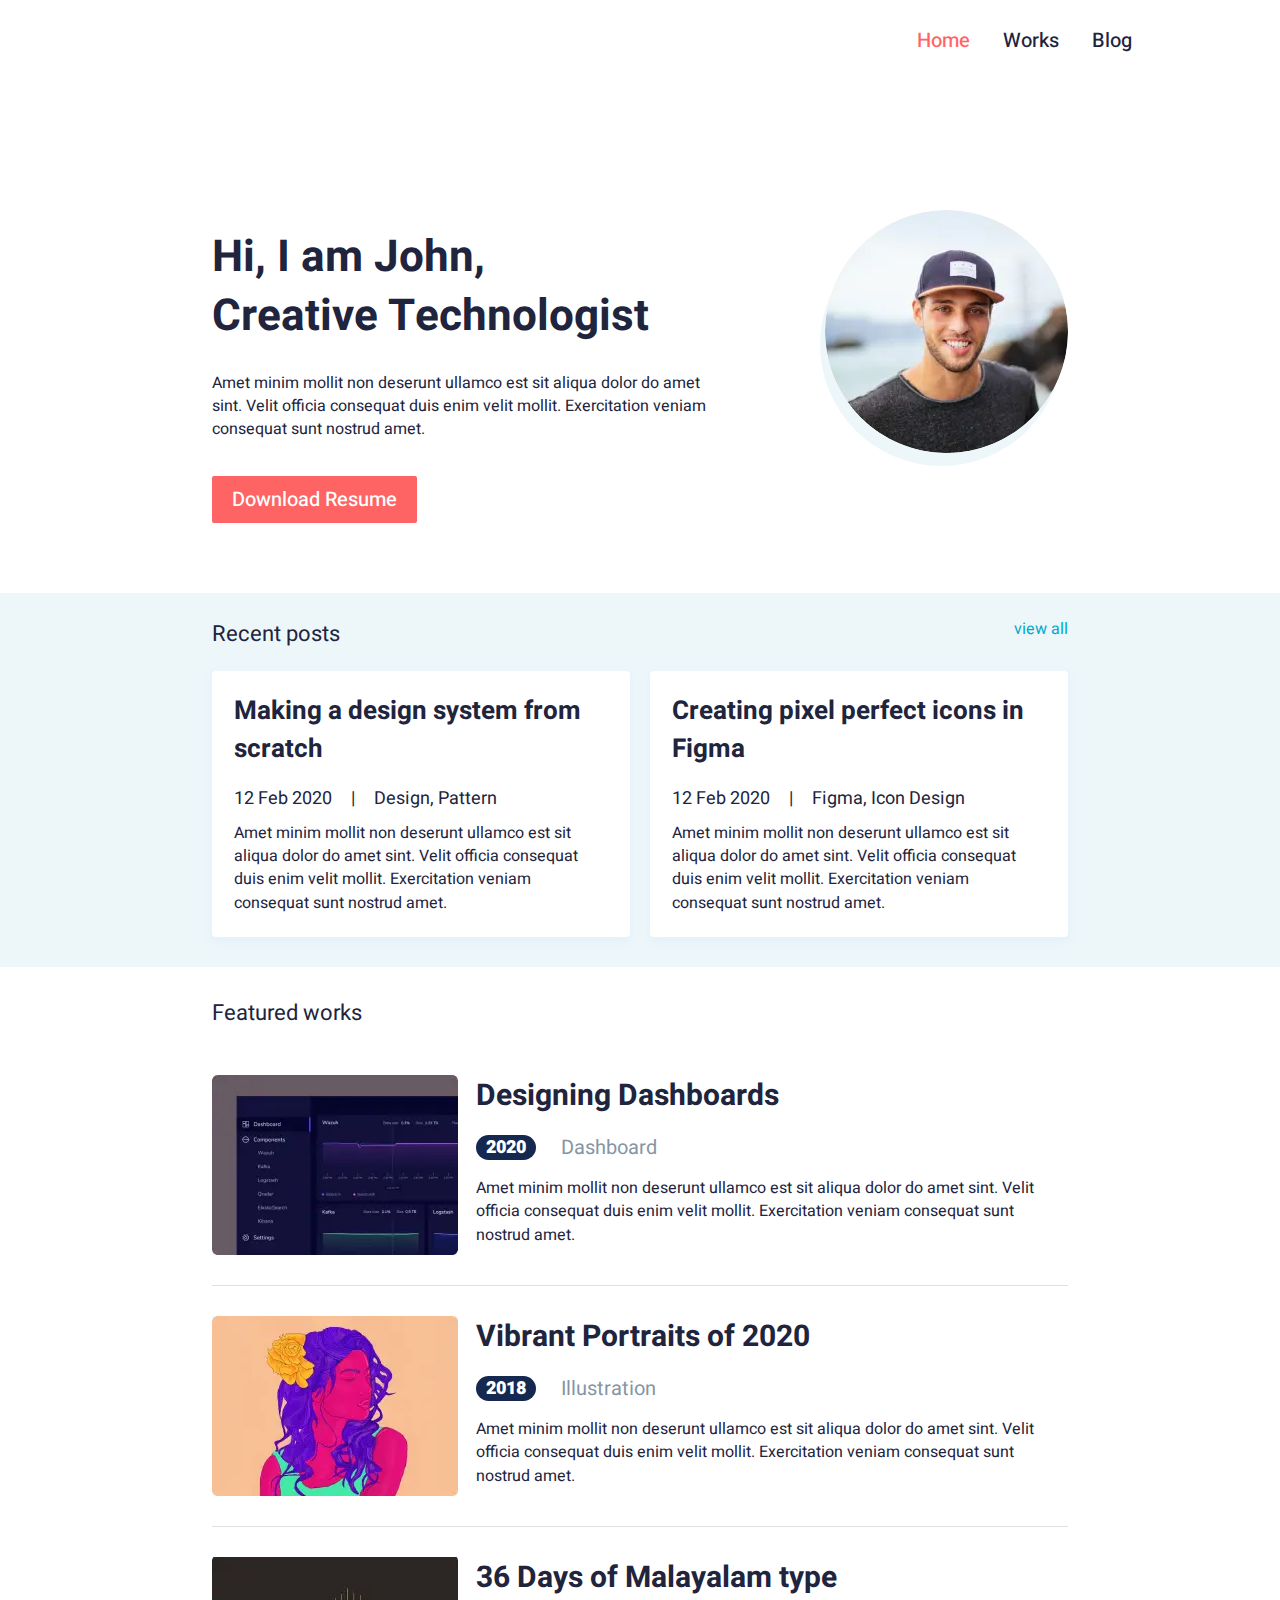
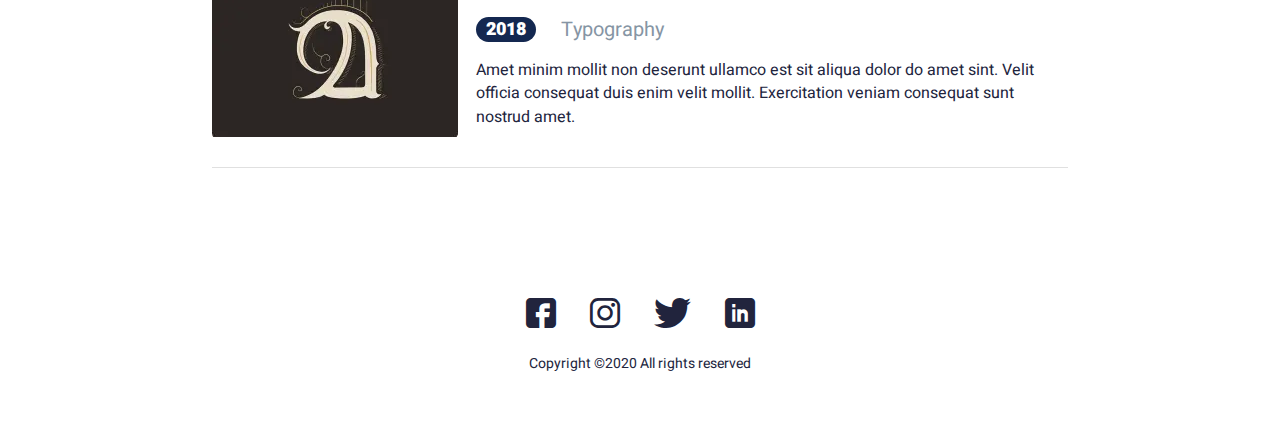
<file: index.html>
<!DOCTYPE html><html lang="en"><head>	<meta charset="UTF-8">	<meta http-equiv="X-UA-Compatible" content="IE=edge">	<meta name="viewport" content="width=device-width, initial-scale=1.0">	<link rel="stylesheet" href="css/style.min.css">	<title>Home page</title></head><body>	<div class="wrapper">		<header class="header">	<div class="header__content">		<!-- Меню ================================-->		<div class="header__menu menu">			<div class="menu__burger burger-menu">				<span></span>				<span></span>				<span></span>			</div>			<nav class="menu__body">				<ul class="menu__list">					<li><a href="index.html" class="menu__link _active">Home</a></li>					<li><a href="works.html" class="menu__link ">Works</a></li>					<li><a href="blog.html" class="menu__link ">Blog</a></li>				</ul>			</nav>		</div>		<!-- ================================================ -->	</div></header>		<main class="page">			<section class="hello">				<div class="hello__container _container">					<div class="hello__content">						<h1 class="hello__title title">Hi, I am John, <br>							Creative Technologist</h1>						<div class="hello__text text">							Amet minim mollit non deserunt ullamco est sit aliqua dolor do amet sint. Velit officia consequat duis enim velit mollit. Exercitation veniam consequat sunt nostrud amet.						</div>						<a href="" class="hello__btn btn">Download Resume</a>					</div>					<picture><source srcset="img/avatar.webp" type="image/webp"><img src="img/avatar.png" alt="avatar" class="hello__avatar"></picture>				</div>			</section>			<section class="recent-posts">				<div class="recent-posts__container _container">					<div class="recent-posts__header">						<div class="recent-posts__title title-post">Recent posts</div>						<a href="" class="recent-posts__view">view all</a>					</div>					<div class="recent-posts__items">						<div class="recent-posts__column">							<article class="recent-posts__item recent-post">								<a href="" class="recent-post__title">Making a design system from scratch</a>								<div class="recent-post__info">12 Feb 2020 <span>|</span> Design, Pattern</div>								<div class="recent-post__text text">Amet minim mollit non deserunt ullamco est sit aliqua dolor do amet sint. Velit officia consequat duis enim velit mollit. Exercitation veniam consequat sunt nostrud amet.</div>							</article>						</div>						<div class="recent-posts__column">							<article class="recent-posts__item recent-post">								<a href="" class="recent-post__title">Creating pixel perfect icons in Figma</a>								<div class="recent-post__info">12 Feb 2020 <span>|</span> Figma, Icon Design</div>								<div class="recent-post__text text">Amet minim mollit non deserunt ullamco est sit aliqua dolor do amet sint. Velit officia consequat duis enim velit mollit. Exercitation veniam consequat sunt nostrud amet.</div>							</article>						</div>					</div>				</div>			</section>			<section class="featured-works">				<div class="featured-works__container _container">					<div class="featured-works__title title-post">Featured works</div>					<div class="featured-works__items works">						<article class="works__item">							<a href="article.html" class="works__image _ibg">								<picture><source srcset="img/works/01.webp" type="image/webp"><img src="img/works/01.jpg" alt="work #1"></picture>							</a>							<div class="works__body">								<a href="article.html" class="works__title">Designing Dashboards</a>								<div class="works__info">									<div class="works__year">2020</div>									<div class="works__category">Dashboard</div>								</div>								<div class="works__text text">Amet minim mollit non deserunt ullamco est sit aliqua dolor do amet sint. Velit officia consequat duis enim velit mollit. Exercitation veniam consequat sunt nostrud amet.</div>							</div>						</article>						<article class="works__item">							<a href="article.html" class="works__image _ibg">								<picture><source srcset="img/works/02.webp" type="image/webp"><img src="img/works/02.jpg" alt="work #1"></picture>							</a>							<div class="works__body">								<a href="article.html" class="works__title">Vibrant Portraits of 2020</a>								<div class="works__info">									<div class="works__year">2018</div>									<div class="works__category">Illustration</div>								</div>								<div class="works__text text">Amet minim mollit non deserunt ullamco est sit aliqua dolor do amet sint. Velit officia consequat duis enim velit mollit. Exercitation veniam consequat sunt nostrud amet.</div>							</div>						</article>						<article class="works__item">							<a href="article.html" class="works__image _ibg">								<picture><source srcset="img/works/03.webp" type="image/webp"><img src="img/works/03.jpg" alt="work #1"></picture>							</a>							<div class="works__body">								<a href="article.html" class="works__title">36 Days of Malayalam type</a>								<div class="works__info">									<div class="works__year">2018</div>									<div class="works__category">Typography</div>								</div>								<div class="works__text text">Amet minim mollit non deserunt ullamco est sit aliqua dolor do amet sint. Velit officia consequat duis enim velit mollit. Exercitation veniam consequat sunt nostrud amet.</div>							</div>						</article>					</div>				</div>			</section>		</main>		<footer class="footer">	<div class="footer__content _container">		<div class="footer__social social">			<a href="" class="social__item _icon-fb"></a>			<a href="" class="social__item _icon-insta"></a>			<a href="" class="social__item _icon-twetter"></a>			<a href="" class="social__item _icon-linkedin"></a>		</div>		<div class="footer__copy">Copyright ©2020 All rights reserved </div>	</div></footer>	</div>	<script src="https://ajax.googleapis.com/ajax/libs/jquery/3.6.0/jquery.min.js"></script>	<script src="js/script.js"></script></body></html>
</file>
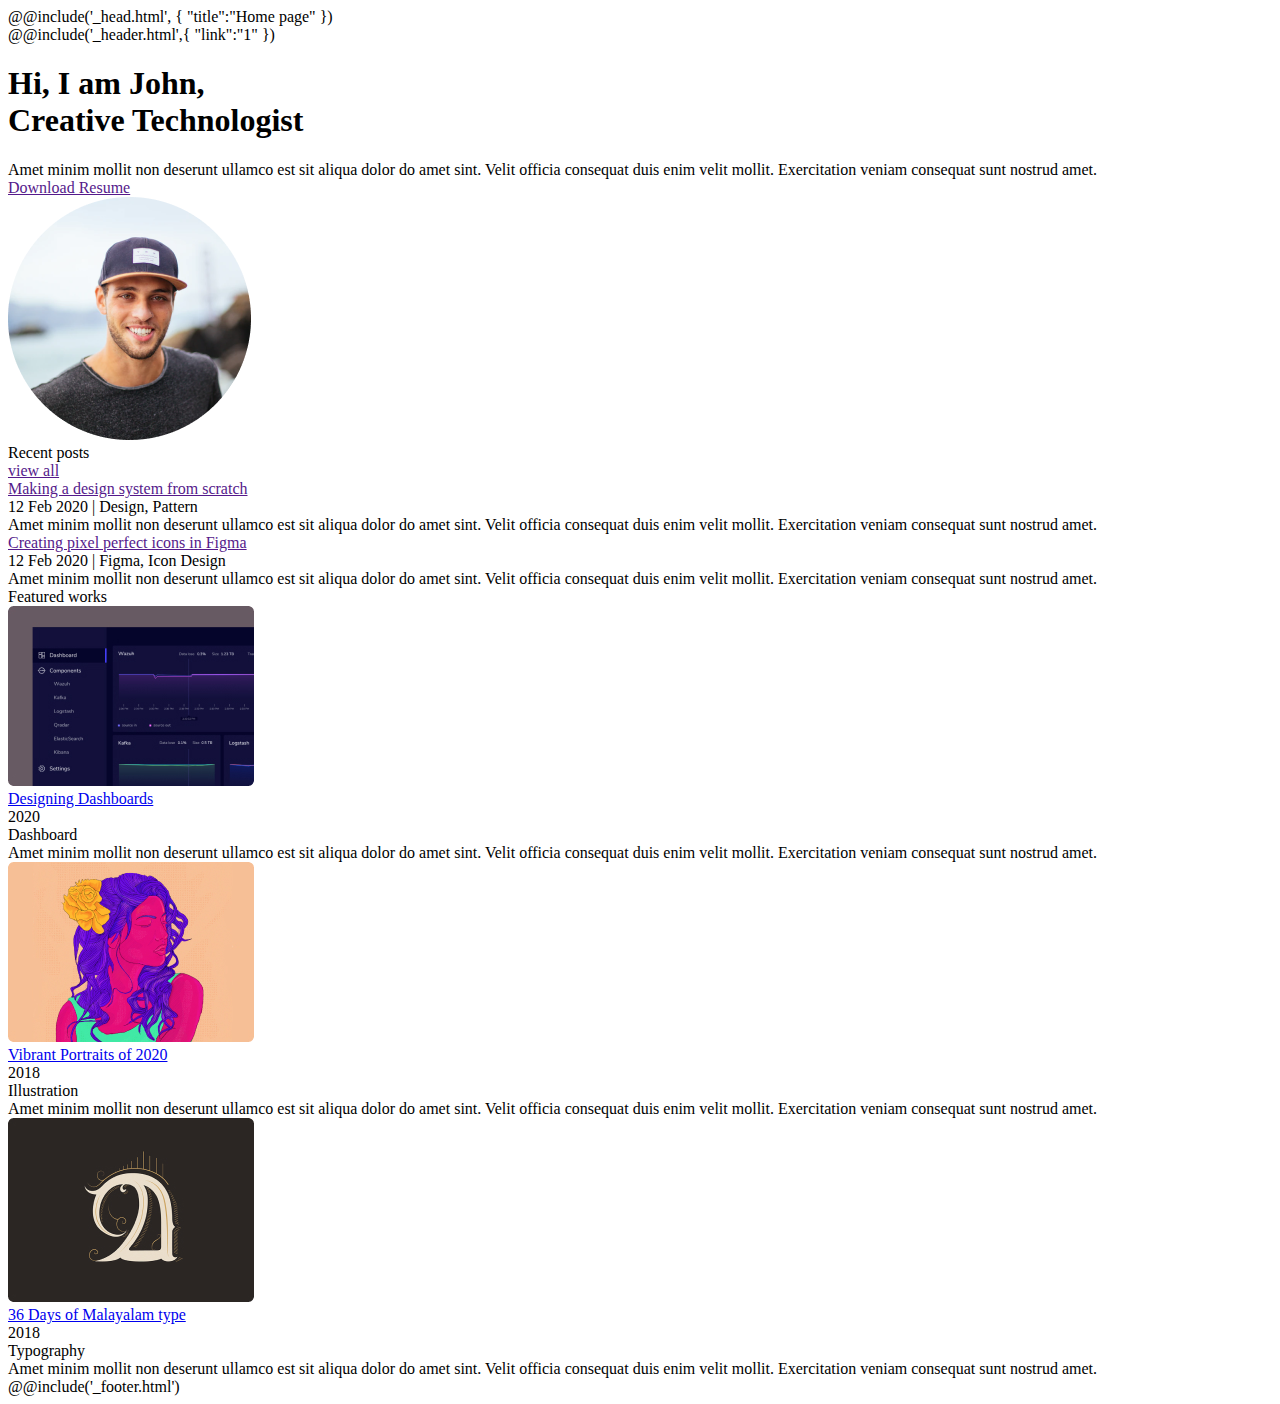
<file: #src/index.html>
<!DOCTYPE html>
<html lang="en">
@@include('_head.html', {
"title":"Home page"
})

<body>
	<div class="wrapper">
		@@include('_header.html',{
		"link":"1"
		})


		<main class="page">
			<section class="hello">
				<div class="hello__container _container">
					<div class="hello__content">
						<h1 class="hello__title title">Hi, I am John, <br>
							Creative Technologist</h1>
						<div class="hello__text text">
							Amet minim mollit non deserunt ullamco est sit aliqua dolor do amet sint. Velit officia consequat duis enim velit mollit. Exercitation veniam consequat sunt nostrud amet.
						</div>
						<a href="" class="hello__btn btn">Download Resume</a>
					</div>
					<img src="img/avatar.png" alt="avatar" class="hello__avatar">
				</div>
			</section>
			<section class="recent-posts">
				<div class="recent-posts__container _container">
					<div class="recent-posts__header">
						<div class="recent-posts__title title-post">Recent posts</div>
						<a href="" class="recent-posts__view">view all</a>
					</div>
					<div class="recent-posts__items">
						<div class="recent-posts__column">
							<article class="recent-posts__item recent-post">
								<a href="" class="recent-post__title">Making a design system from scratch</a>
								<div class="recent-post__info">12 Feb 2020 <span>|</span> Design, Pattern</div>
								<div class="recent-post__text text">Amet minim mollit non deserunt ullamco est sit aliqua dolor do amet sint. Velit officia consequat duis enim velit mollit. Exercitation veniam consequat sunt nostrud amet.</div>
							</article>
						</div>
						<div class="recent-posts__column">
							<article class="recent-posts__item recent-post">
								<a href="" class="recent-post__title">Creating pixel perfect icons in Figma</a>
								<div class="recent-post__info">12 Feb 2020 <span>|</span> Figma, Icon Design</div>
								<div class="recent-post__text text">Amet minim mollit non deserunt ullamco est sit aliqua dolor do amet sint. Velit officia consequat duis enim velit mollit. Exercitation veniam consequat sunt nostrud amet.</div>
							</article>
						</div>
					</div>
				</div>
			</section>
			<section class="featured-works">
				<div class="featured-works__container _container">
					<div class="featured-works__title title-post">Featured works</div>
					<div class="featured-works__items works">
						<article class="works__item">
							<a href="article.html" class="works__image _ibg">
								<img src="img/works/01.jpg" alt="work #1">
							</a>
							<div class="works__body">
								<a href="article.html" class="works__title">Designing Dashboards</a>
								<div class="works__info">
									<div class="works__year">2020</div>
									<div class="works__category">Dashboard</div>
								</div>
								<div class="works__text text">Amet minim mollit non deserunt ullamco est sit aliqua dolor do amet sint. Velit officia consequat duis enim velit mollit. Exercitation veniam consequat sunt nostrud amet.</div>
							</div>
						</article>
						<article class="works__item">
							<a href="article.html" class="works__image _ibg">
								<img src="img/works/02.jpg" alt="work #1">
							</a>
							<div class="works__body">
								<a href="article.html" class="works__title">Vibrant Portraits of 2020</a>
								<div class="works__info">
									<div class="works__year">2018</div>
									<div class="works__category">Illustration</div>
								</div>
								<div class="works__text text">Amet minim mollit non deserunt ullamco est sit aliqua dolor do amet sint. Velit officia consequat duis enim velit mollit. Exercitation veniam consequat sunt nostrud amet.</div>
							</div>
						</article>
						<article class="works__item">
							<a href="article.html" class="works__image _ibg">
								<img src="img/works/03.jpg" alt="work #1">
							</a>
							<div class="works__body">
								<a href="article.html" class="works__title">36 Days of Malayalam type</a>
								<div class="works__info">
									<div class="works__year">2018</div>
									<div class="works__category">Typography</div>
								</div>
								<div class="works__text text">Amet minim mollit non deserunt ullamco est sit aliqua dolor do amet sint. Velit officia consequat duis enim velit mollit. Exercitation veniam consequat sunt nostrud amet.</div>
							</div>
						</article>
					</div>
				</div>
			</section>
		</main>
		@@include('_footer.html')
	</div>
	<script src="https://ajax.googleapis.com/ajax/libs/jquery/3.6.0/jquery.min.js"></script>
	<script src="js/script.js"></script>
</body>

</html>
</file>
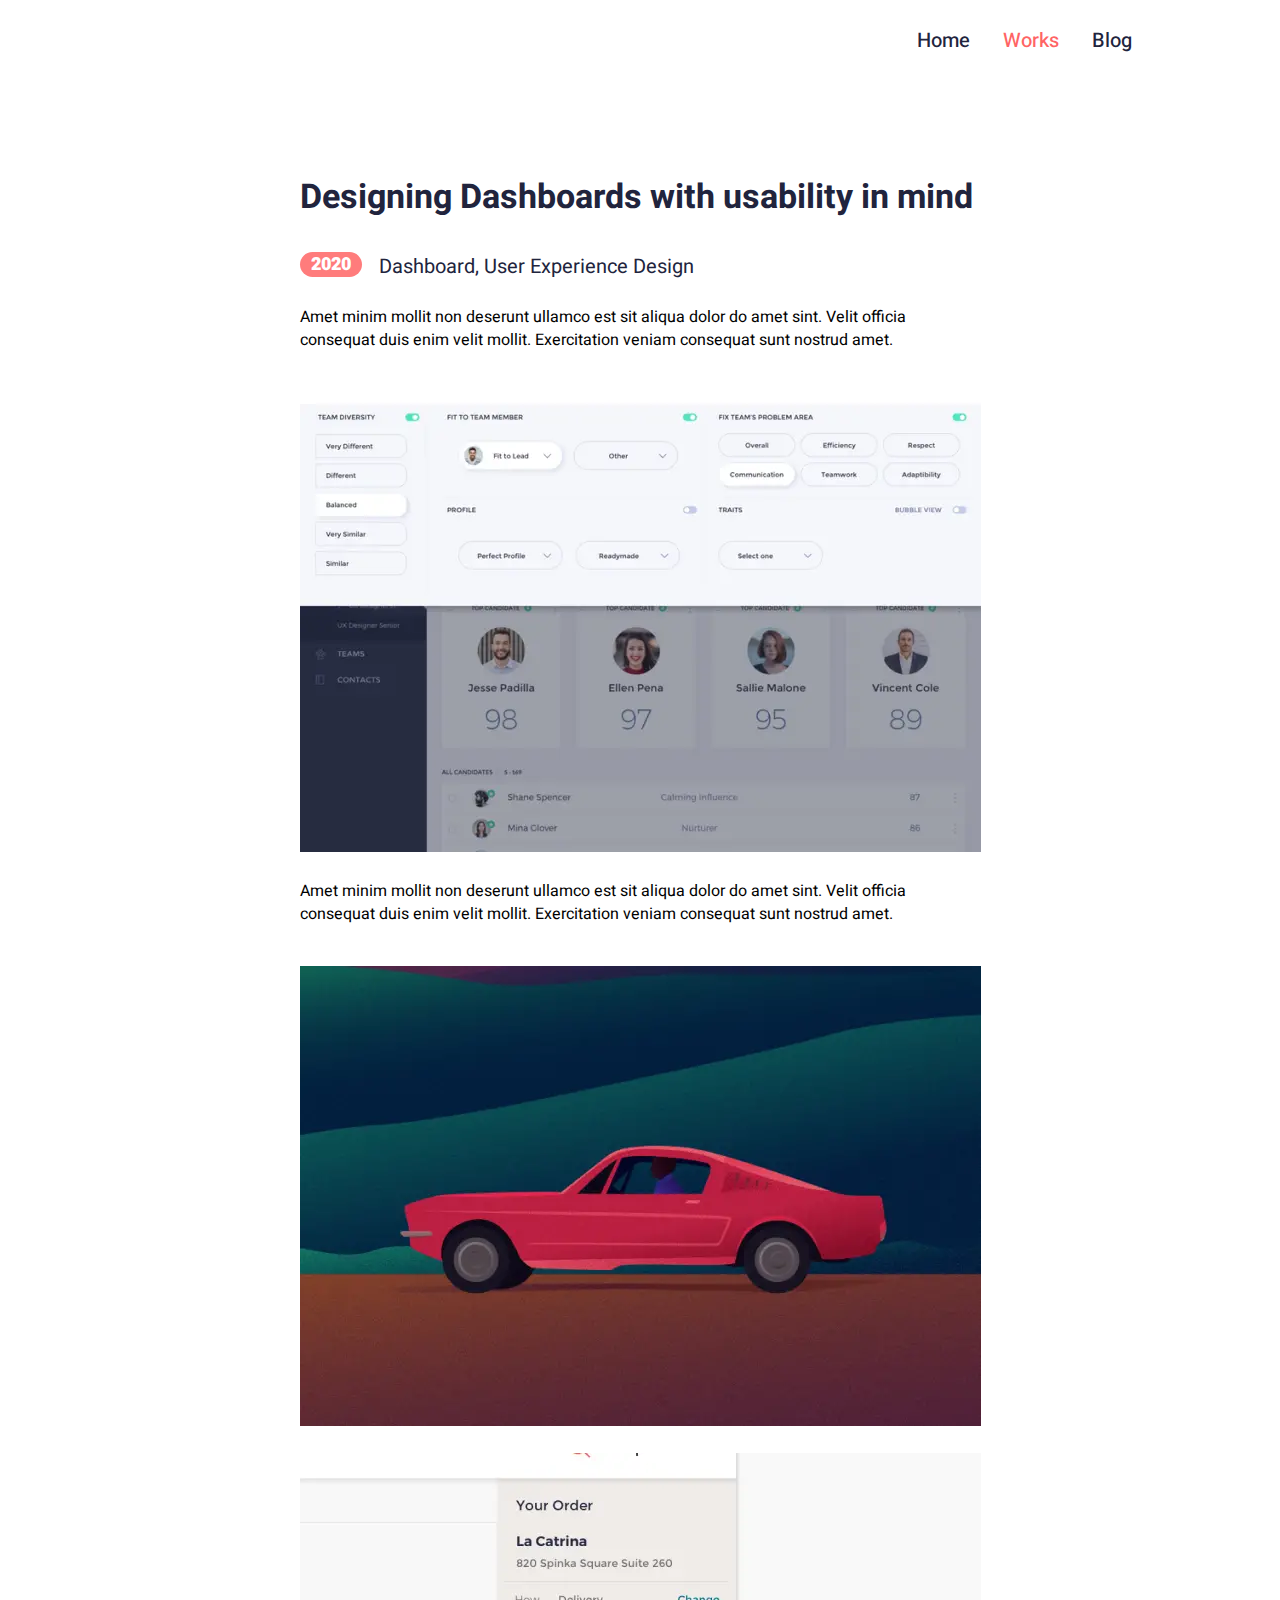
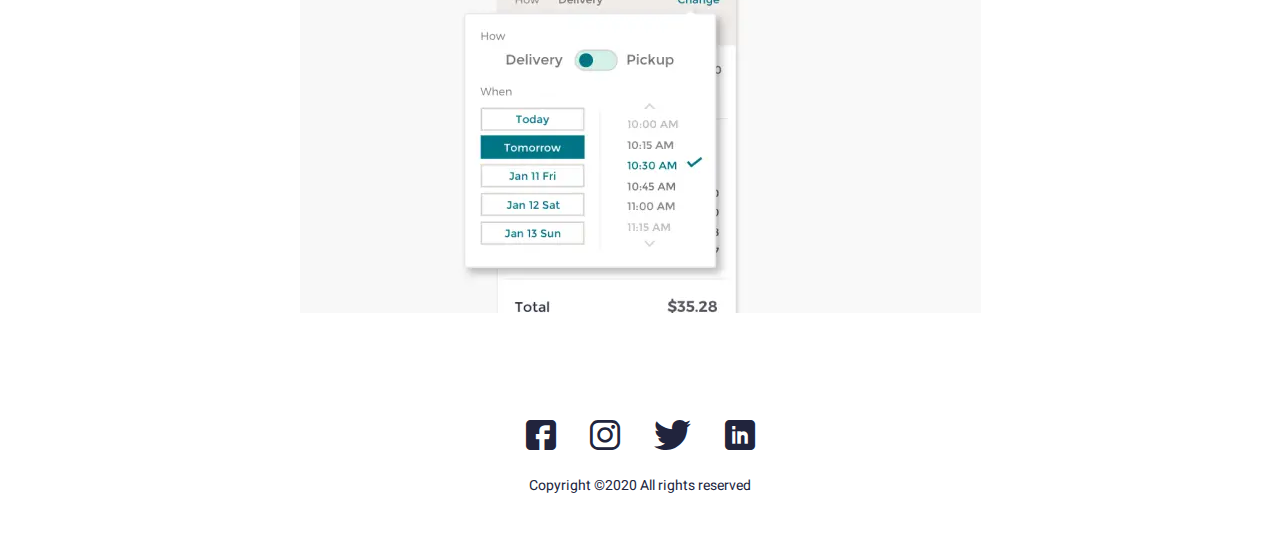
<file: article.html>
<!DOCTYPE html><html lang="en"><head>	<meta charset="UTF-8">	<meta http-equiv="X-UA-Compatible" content="IE=edge">	<meta name="viewport" content="width=device-width, initial-scale=1.0">	<link rel="stylesheet" href="css/style.min.css">	<title>Work Detail</title></head><body>	<div class="wrapper">		<header class="header">	<div class="header__content">		<!-- Меню ================================-->		<div class="header__menu menu">			<div class="menu__burger burger-menu">				<span></span>				<span></span>				<span></span>			</div>			<nav class="menu__body">				<ul class="menu__list">					<li><a href="index.html" class="menu__link ">Home</a></li>					<li><a href="works.html" class="menu__link _active">Works</a></li>					<li><a href="blog.html" class="menu__link ">Blog</a></li>				</ul>			</nav>		</div>		<!-- ================================================ -->	</div></header>		<main class="page">			<div class="article">				<h1 class="article__title">Designing Dashboards with usability in mind</h1>				<div class="article__info">					<div class="article__year">2020</div>					<div class="article__category">Dashboard, User Experience Design</div>				</div>				<div class="article__text text">					<p>						Amet minim mollit non deserunt ullamco est sit aliqua dolor do amet sint. Velit officia consequat duis enim velit mollit. Exercitation veniam consequat sunt nostrud amet.					</p>					<picture><source srcset="img/article/01.webp" type="image/webp"><img src="img/article/01.jpg" alt="article #1"></picture>					<p>						Amet minim mollit non deserunt ullamco est sit aliqua dolor do amet sint. Velit officia consequat duis enim velit mollit. Exercitation veniam consequat sunt nostrud amet.					</p>					<picture><source srcset="img/article/02.webp" type="image/webp"><img src="img/article/02.jpg" alt="article #2"></picture>					<picture><source srcset="img/article/03.webp" type="image/webp"><img src="img/article/03.jpg" alt="article #3"></picture>				</div>			</div>		</main>		<footer class="footer">	<div class="footer__content _container">		<div class="footer__social social">			<a href="" class="social__item _icon-fb"></a>			<a href="" class="social__item _icon-insta"></a>			<a href="" class="social__item _icon-twetter"></a>			<a href="" class="social__item _icon-linkedin"></a>		</div>		<div class="footer__copy">Copyright ©2020 All rights reserved </div>	</div></footer>	</div>	<script src="https://ajax.googleapis.com/ajax/libs/jquery/3.6.0/jquery.min.js"></script>	<script src="js/script.js"></script></body></html>
</file>
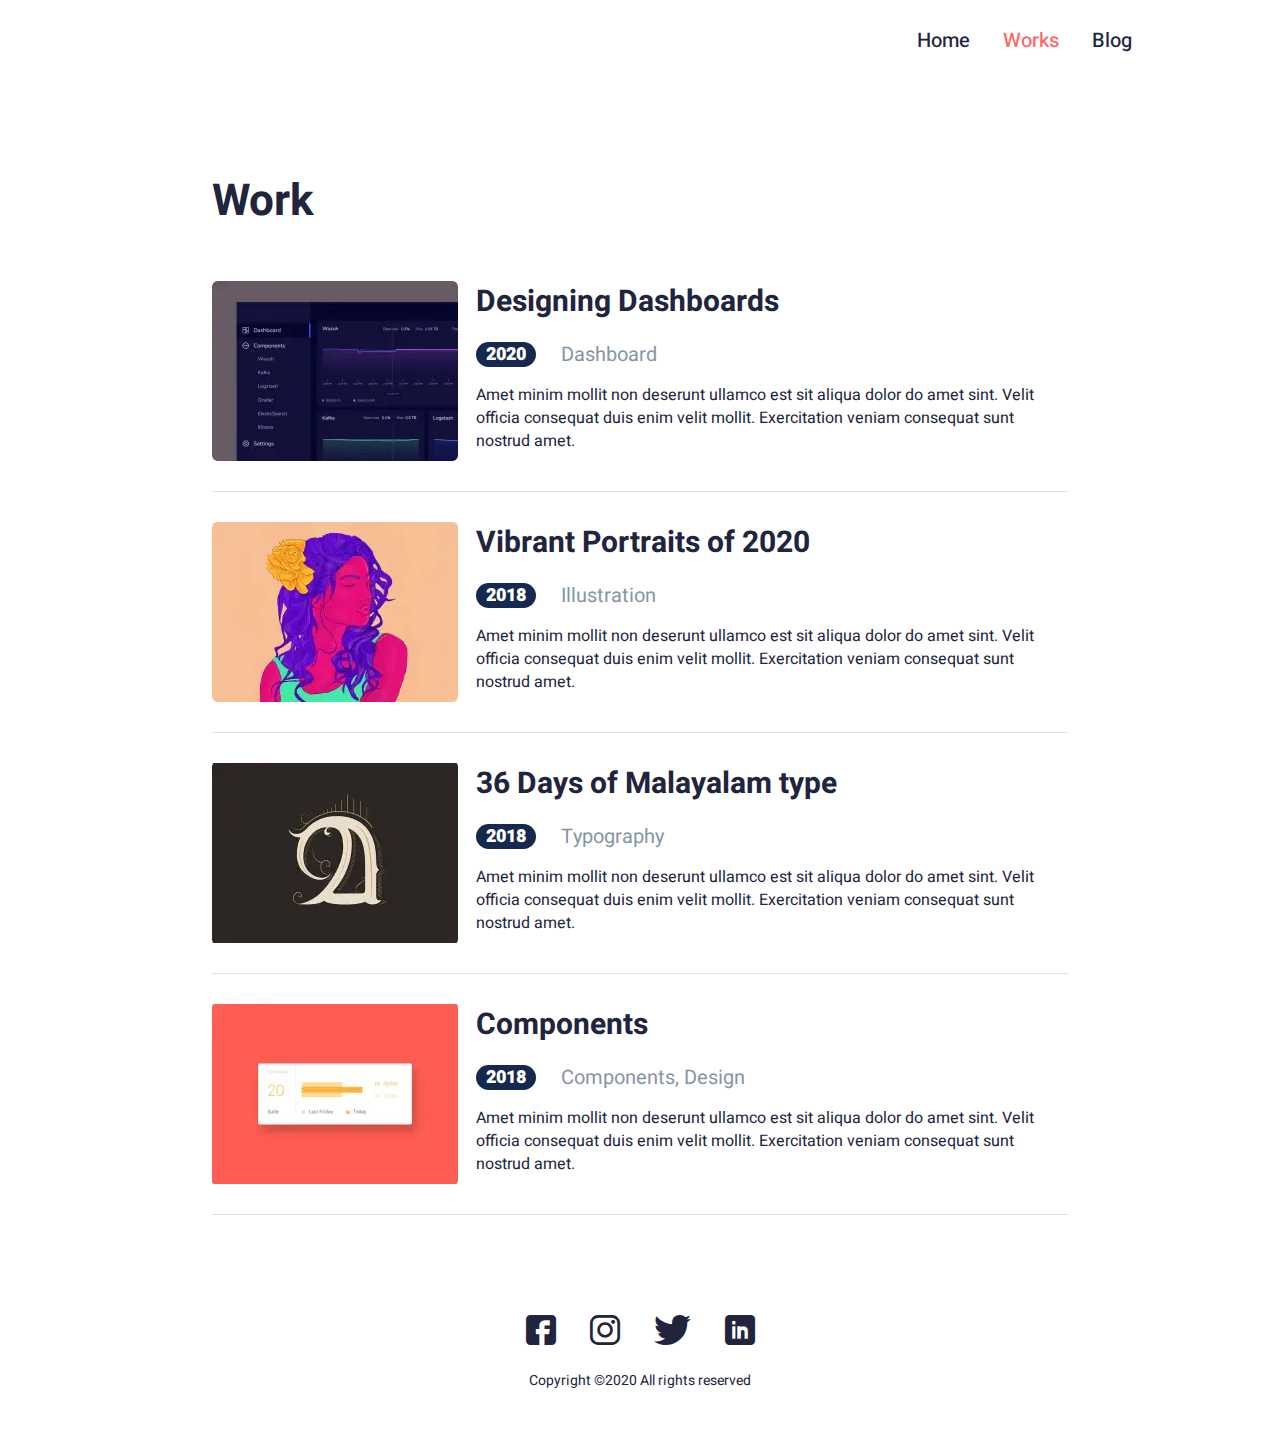
<file: works.html>
<!DOCTYPE html><html lang="en"><head>	<meta charset="UTF-8">	<meta http-equiv="X-UA-Compatible" content="IE=edge">	<meta name="viewport" content="width=device-width, initial-scale=1.0">	<link rel="stylesheet" href="css/style.min.css">	<title>works</title></head><body>	<div class="wrapper">		<header class="header">	<div class="header__content">		<!-- Меню ================================-->		<div class="header__menu menu">			<div class="menu__burger burger-menu">				<span></span>				<span></span>				<span></span>			</div>			<nav class="menu__body">				<ul class="menu__list">					<li><a href="index.html" class="menu__link ">Home</a></li>					<li><a href="works.html" class="menu__link _active">Works</a></li>					<li><a href="blog.html" class="menu__link ">Blog</a></li>				</ul>			</nav>		</div>		<!-- ================================================ -->	</div></header>		<main class="page">			<div class="works page__contaier _container">				<h1 class="works__main-title title">Work</h1>				<div class="works__items">					<article class="works__item">						<a href="article.html" class="works__image _ibg">							<picture><source srcset="img/works/01.webp" type="image/webp"><img src="img/works/01.jpg" alt="work #1"></picture>						</a>						<div class="works__body">							<a href="article.html" class="works__title">Designing Dashboards</a>							<div class="works__info">								<div class="works__year">2020</div>								<div class="works__category">Dashboard</div>							</div>							<div class="works__text text">Amet minim mollit non deserunt ullamco est sit aliqua dolor do amet sint. Velit officia consequat duis enim velit mollit. Exercitation veniam consequat sunt nostrud amet.</div>						</div>					</article>					<article class="works__item">						<a href="article.html" class="works__image _ibg">							<picture><source srcset="img/works/02.webp" type="image/webp"><img src="img/works/02.jpg" alt="work #1"></picture>						</a>						<div class="works__body">							<a href="article.html" class="works__title">Vibrant Portraits of 2020</a>							<div class="works__info">								<div class="works__year">2018</div>								<div class="works__category">Illustration</div>							</div>							<div class="works__text text">Amet minim mollit non deserunt ullamco est sit aliqua dolor do amet sint. Velit officia consequat duis enim velit mollit. Exercitation veniam consequat sunt nostrud amet.</div>						</div>					</article>					<article class="works__item">						<a href="article.html" class="works__image _ibg">							<picture><source srcset="img/works/03.webp" type="image/webp"><img src="img/works/03.jpg" alt="work #1"></picture>						</a>						<div class="works__body">							<a href="article.html" class="works__title">36 Days of Malayalam type</a>							<div class="works__info">								<div class="works__year">2018</div>								<div class="works__category">Typography</div>							</div>							<div class="works__text text">Amet minim mollit non deserunt ullamco est sit aliqua dolor do amet sint. Velit officia consequat duis enim velit mollit. Exercitation veniam consequat sunt nostrud amet.</div>						</div>					</article>					<article class="works__item">						<a href="article.html" class="works__image _ibg">							<picture><source srcset="img/works/04.webp" type="image/webp"><img src="img/works/04.jpg" alt="work #4"></picture>						</a>						<div class="works__body">							<a href="article.html" class="works__title">Components</a>							<div class="works__info">								<div class="works__year">2018</div>								<div class="works__category">Components, Design</div>							</div>							<div class="works__text text">Amet minim mollit non deserunt ullamco est sit aliqua dolor do amet sint. Velit officia consequat duis enim velit mollit. Exercitation veniam consequat sunt nostrud amet.</div>						</div>					</article>				</div>		</main>		<footer class="footer">	<div class="footer__content _container">		<div class="footer__social social">			<a href="" class="social__item _icon-fb"></a>			<a href="" class="social__item _icon-insta"></a>			<a href="" class="social__item _icon-twetter"></a>			<a href="" class="social__item _icon-linkedin"></a>		</div>		<div class="footer__copy">Copyright ©2020 All rights reserved </div>	</div></footer>	</div>	<script src="https://ajax.googleapis.com/ajax/libs/jquery/3.6.0/jquery.min.js"></script>	<script src="js/script.js"></script></body></html>
</file>
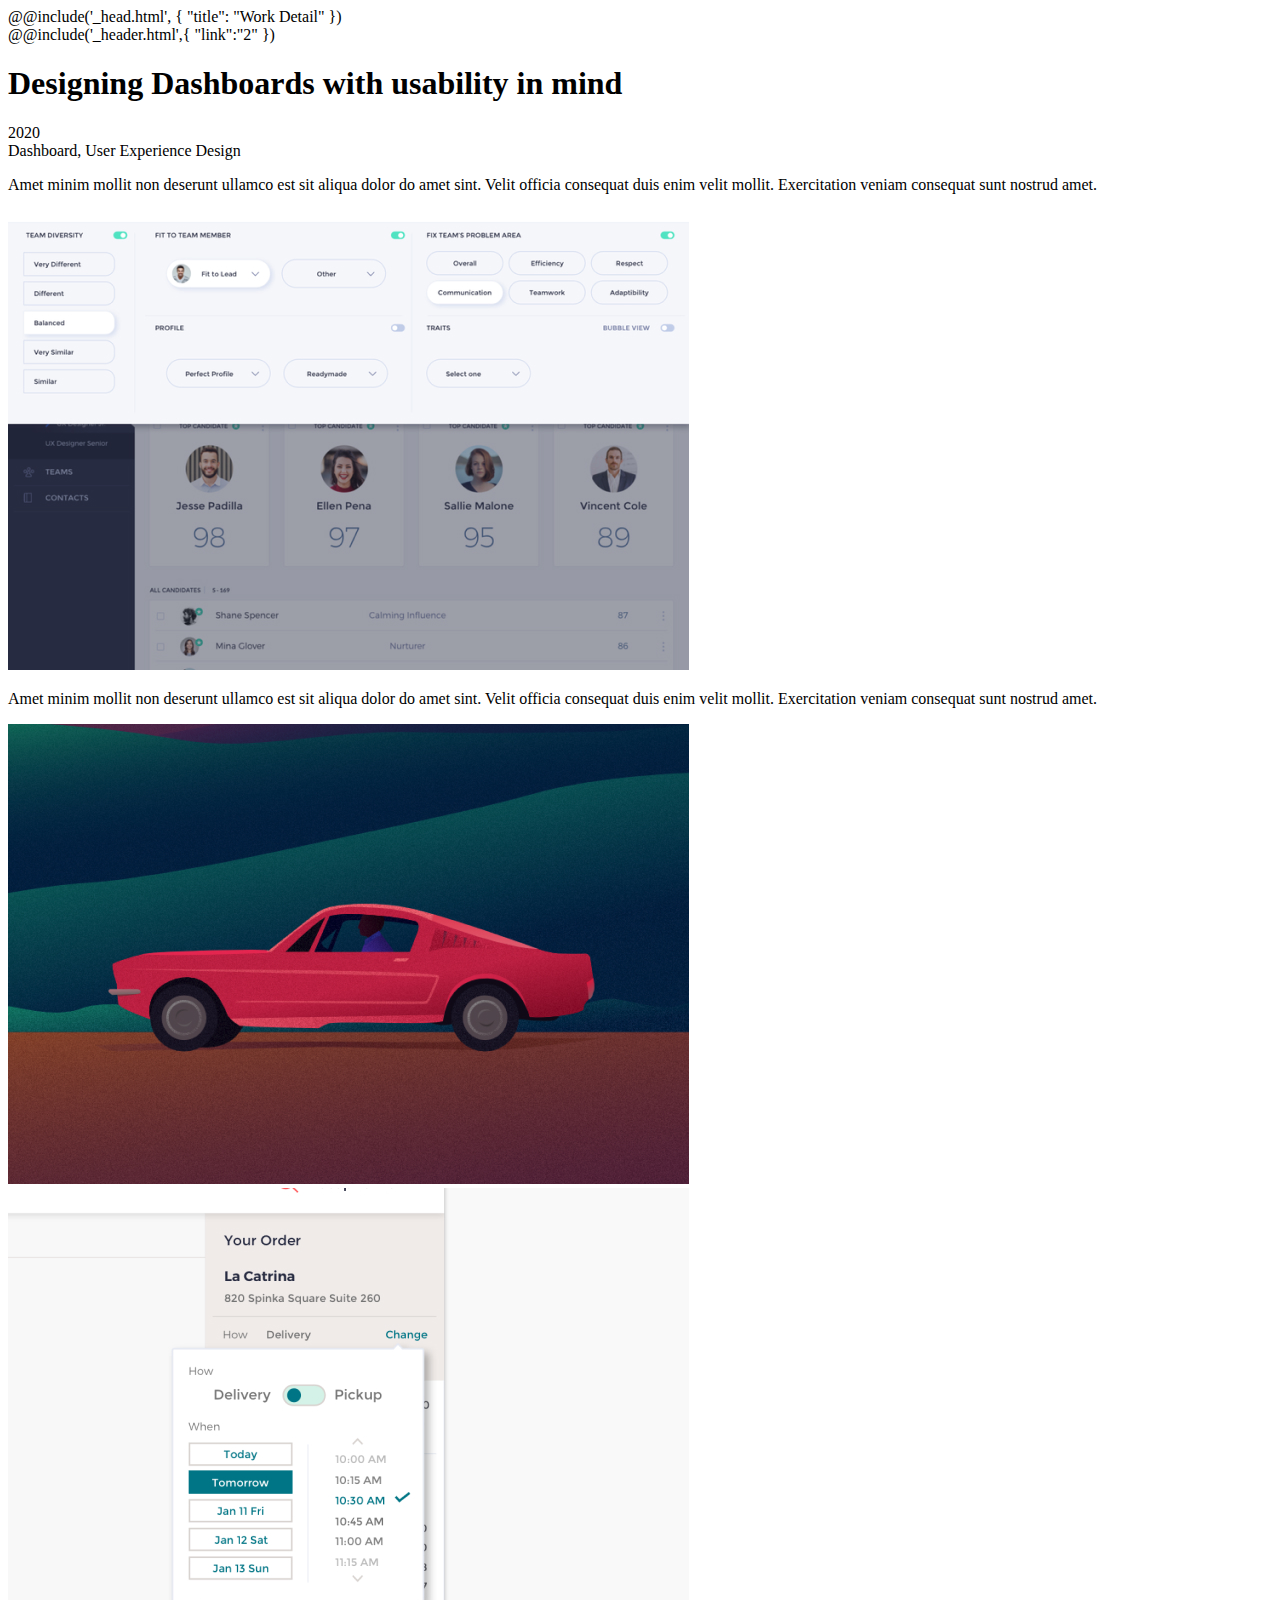
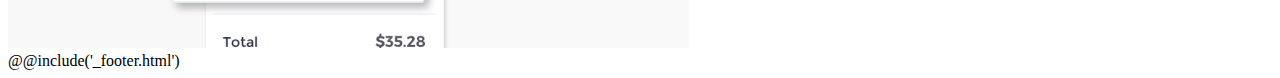
<file: #src/article.html>
<!DOCTYPE html>
<html lang="en">
@@include('_head.html', {
"title": "Work Detail"
})

<body>
	<div class="wrapper">
		@@include('_header.html',{
		"link":"2"
		})


		<main class="page">
			<div class="article">
				<h1 class="article__title">Designing Dashboards with usability in mind</h1>
				<div class="article__info">
					<div class="article__year">2020</div>
					<div class="article__category">Dashboard, User Experience Design</div>
				</div>
				<div class="article__text text">
					<p>
						Amet minim mollit non deserunt ullamco est sit aliqua dolor do amet sint. Velit officia consequat duis enim velit mollit. Exercitation veniam consequat sunt nostrud amet.
					</p>
					<img src="img/article/01.jpg" alt="article #1">
					<p>
						Amet minim mollit non deserunt ullamco est sit aliqua dolor do amet sint. Velit officia consequat duis enim velit mollit. Exercitation veniam consequat sunt nostrud amet.
					</p>
					<img src="img/article/02.jpg" alt="article #2">
					<img src="img/article/03.jpg" alt="article #3">
				</div>


			</div>
		</main>
		@@include('_footer.html')
	</div>
	<script src="https://ajax.googleapis.com/ajax/libs/jquery/3.6.0/jquery.min.js"></script>
	<script src="js/script.js"></script>
</body>

</html>
</file>
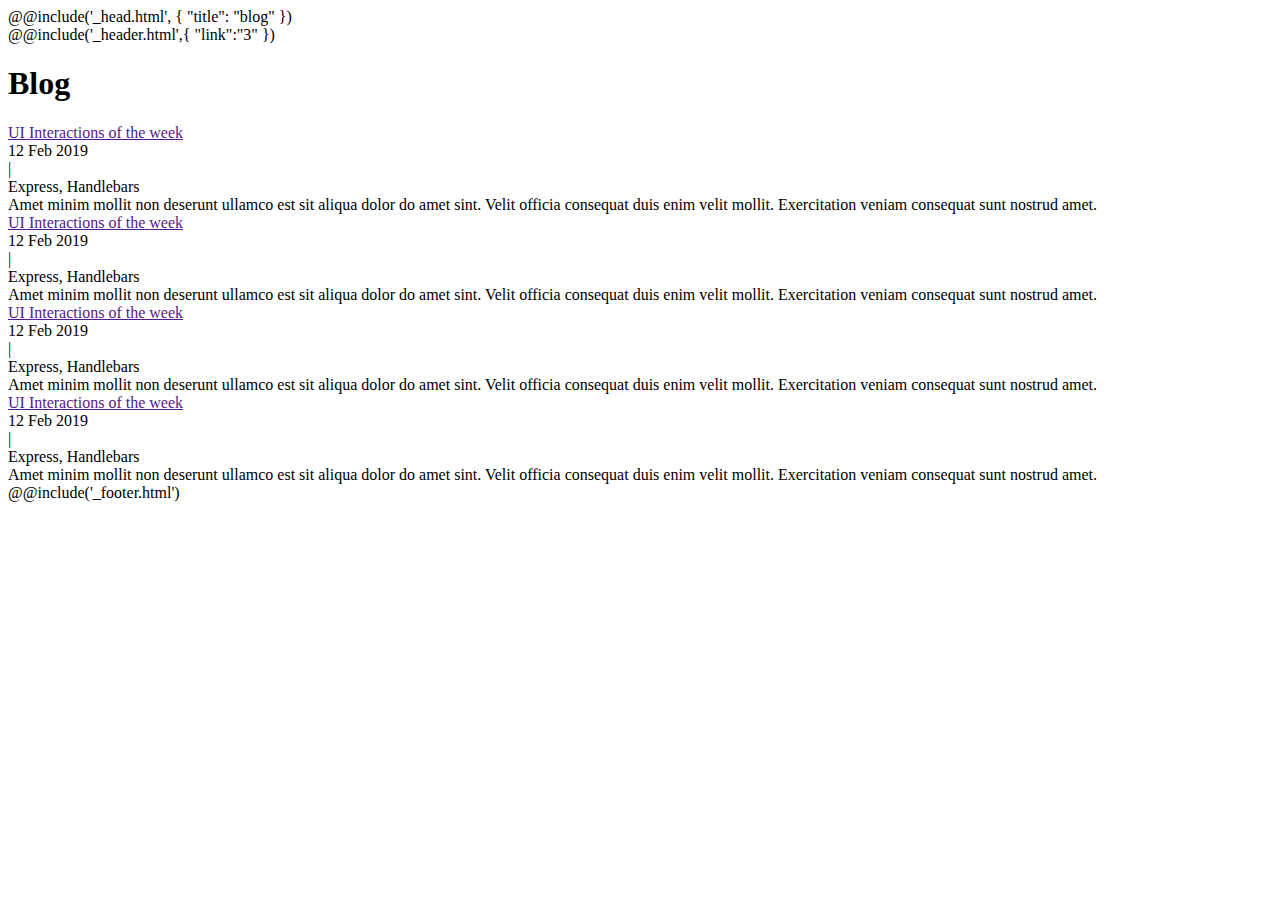
<file: #src/blog.html>
<!DOCTYPE html>
<html lang="en">
@@include('_head.html', {
"title": "blog"
})

<body>
	<div class="wrapper">
		@@include('_header.html',{
		"link":"3"
		})


		<main class="page">
			<div class="blog blog__contaier _container">
				<h1 class="blog__title title">Blog</h1>
				<div class="blog__items">
					<div class="blog__item">
						<a href="" class="blog__article-name">UI Interactions of the week</a>
						<div class="blog__info">
							<div class="blog__date">12 Feb 2019</div> 
							<span class="blog__separator">|</span>
							<div class="blog__category">Express, Handlebars</div>
						</div>
						<div class="blog__text text">Amet minim mollit non deserunt ullamco est sit aliqua dolor do amet sint. Velit officia consequat duis enim velit mollit. Exercitation veniam consequat sunt nostrud amet.</div>
					</div>
					<div class="blog__item">
						<a href="" class="blog__article-name">UI Interactions of the week</a>
						<div class="blog__info">
							<div class="blog__date">12 Feb 2019</div> 
							<span class="blog__separator">|</span>
							<div class="blog__category">Express, Handlebars</div>
						</div>
						<div class="blog__text text">Amet minim mollit non deserunt ullamco est sit aliqua dolor do amet sint. Velit officia consequat duis enim velit mollit. Exercitation veniam consequat sunt nostrud amet.</div>
					</div>
					<div class="blog__item">
						<a href="" class="blog__article-name">UI Interactions of the week</a>
						<div class="blog__info">
							<div class="blog__date">12 Feb 2019</div> 
							<span class="blog__separator">|</span>
							<div class="blog__category">Express, Handlebars</div>
						</div>
						<div class="blog__text text">Amet minim mollit non deserunt ullamco est sit aliqua dolor do amet sint. Velit officia consequat duis enim velit mollit. Exercitation veniam consequat sunt nostrud amet.</div>
					</div>
					<div class="blog__item">
						<a href="" class="blog__article-name">UI Interactions of the week</a>
						<div class="blog__info">
							<div class="blog__date">12 Feb 2019</div> 
							<span class="blog__separator">|</span>
							<div class="blog__category">Express, Handlebars</div>
						</div>
						<div class="blog__text text">Amet minim mollit non deserunt ullamco est sit aliqua dolor do amet sint. Velit officia consequat duis enim velit mollit. Exercitation veniam consequat sunt nostrud amet.</div>
					</div>
				</div>
			</div>
		</main>
		@@include('_footer.html')
	</div>
	<script src="https://ajax.googleapis.com/ajax/libs/jquery/3.6.0/jquery.min.js"></script>
	<script src="js/script.js"></script>
</body>

</html>
</file>
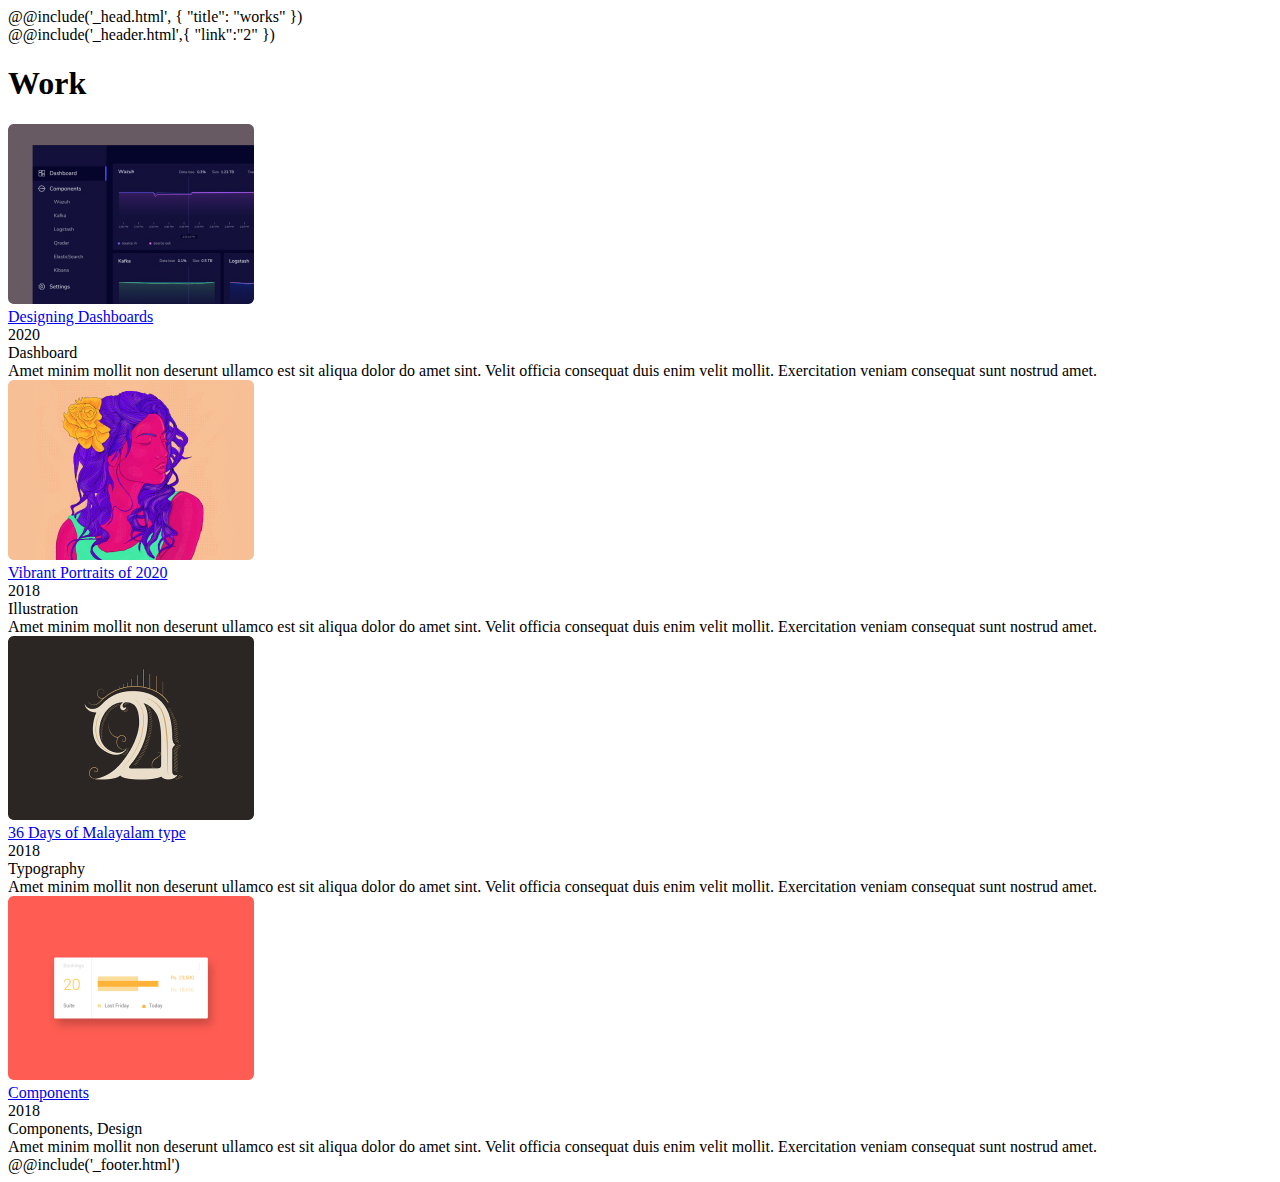
<file: #src/works.html>
<!DOCTYPE html>
<html lang="en">
@@include('_head.html', {
"title": "works"
})

<body>
	<div class="wrapper">
		@@include('_header.html',{
		"link":"2"
		})


		<main class="page">
			<div class="works page__contaier _container">
				<h1 class="works__main-title title">Work</h1>
				<div class="works__items">
					<article class="works__item">
						<a href="article.html" class="works__image _ibg">
							<img src="img/works/01.jpg" alt="work #1">
						</a>
						<div class="works__body">
							<a href="article.html" class="works__title">Designing Dashboards</a>
							<div class="works__info">
								<div class="works__year">2020</div>
								<div class="works__category">Dashboard</div>
							</div>
							<div class="works__text text">Amet minim mollit non deserunt ullamco est sit aliqua dolor do amet sint. Velit officia consequat duis enim velit mollit. Exercitation veniam consequat sunt nostrud amet.</div>
						</div>
					</article>
					<article class="works__item">
						<a href="article.html" class="works__image _ibg">
							<img src="img/works/02.jpg" alt="work #1">
						</a>
						<div class="works__body">
							<a href="article.html" class="works__title">Vibrant Portraits of 2020</a>
							<div class="works__info">
								<div class="works__year">2018</div>
								<div class="works__category">Illustration</div>
							</div>
							<div class="works__text text">Amet minim mollit non deserunt ullamco est sit aliqua dolor do amet sint. Velit officia consequat duis enim velit mollit. Exercitation veniam consequat sunt nostrud amet.</div>
						</div>
					</article>
					<article class="works__item">
						<a href="article.html" class="works__image _ibg">
							<img src="img/works/03.jpg" alt="work #1">
						</a>
						<div class="works__body">
							<a href="article.html" class="works__title">36 Days of Malayalam type</a>
							<div class="works__info">
								<div class="works__year">2018</div>
								<div class="works__category">Typography</div>
							</div>
							<div class="works__text text">Amet minim mollit non deserunt ullamco est sit aliqua dolor do amet sint. Velit officia consequat duis enim velit mollit. Exercitation veniam consequat sunt nostrud amet.</div>
						</div>
					</article>
					<article class="works__item">
						<a href="article.html" class="works__image _ibg">
							<img src="img/works/04.jpg" alt="work #4">
						</a>
						<div class="works__body">
							<a href="article.html" class="works__title">Components</a>
							<div class="works__info">
								<div class="works__year">2018</div>
								<div class="works__category">Components, Design</div>
							</div>
							<div class="works__text text">Amet minim mollit non deserunt ullamco est sit aliqua dolor do amet sint. Velit officia consequat duis enim velit mollit. Exercitation veniam consequat sunt nostrud amet.</div>
						</div>
					</article>
				</div>
		</main>
		@@include('_footer.html')
	</div>
	<script src="https://ajax.googleapis.com/ajax/libs/jquery/3.6.0/jquery.min.js"></script>
	<script src="js/script.js"></script>
</body>

</html>
</file>
<file: css/style.min.css>
@charset "UTF-8";@import url(https://fonts.googleapis.com/css?family=Heebo:regular,500,700,900&display-swap);*,::after,::before{-webkit-box-sizing:border-box;box-sizing:border-box}ol[class],ul[class]{padding:0}blockquote,body,dd,dl,figcaption,figure,h1,h2,h3,h4,li,ol[class],p,ul[class]{margin:0}body{min-height:100vh;scroll-behavior:smooth;line-height:1.5}ol[class],ul[class]{list-style:none}a{color:inherit;text-decoration:none}button,input,select,textarea{font:inherit}@font-face{font-family:icons;font-display:swap;src:url(../fonts/icons.woff) format("woff"),url(../fonts/icons.woff2) format("woff2"),url(../fonts/icons.ttf) format("truetype");font-weight:400;font-style:normal}@font-face{font-family:icons;font-display:swap;src:url(../fonts/icons.ttf) format("truetype"),url(../fonts/icons.woff) format("woff"),url(../fonts/icons.woff2#icons) format("woff2");font-weight:400;font-style:normal;font-display:block}[class*=" _icon-"]::before,[class^=_icon-]::before{font-family:icons;font-style:normal;font-weight:400;font-variant:normal;text-transform:none;line-height:1;-webkit-font-smoothing:antialiased;-moz-osx-font-smoothing:grayscale}[class*=" _icon-"]::before,[class^=_icon-]::before{display:block}._icon-fb:before{content:"\e900"}._icon-insta:before{content:"\e901"}._icon-linkedin:before{content:"\e902"}._icon-twetter:before{content:"\e903"}body{font-family:heebo;color:#21243d;font-size:14px}body._lock{overflow:hidden}.wrapper{width:100%;min-height:100%;overflow:hidden;display:-webkit-box;display:-ms-flexbox;display:flex;-webkit-box-orient:vertical;-webkit-box-direction:normal;-ms-flex-direction:column;flex-direction:column}._container{max-width:856px;margin:0 auto}.page{padding:90px 0 0 0;-webkit-box-flex:1;-ms-flex:1 1 auto;flex:1 1 auto}.social{display:-webkit-box;display:-ms-flexbox;display:flex;-webkit-box-pack:center;-ms-flex-pack:center;justify-content:center;-webkit-box-align:center;-ms-flex-align:center;align-items:center}.social__item{margin:0 17px;-webkit-transition:all .1s ease 0s;-o-transition:all .1s ease 0s;transition:all .1s ease 0s;font-size:30px;color:inherit}.header__content{max-width:1044px;padding:0 20px;margin:0 auto}.header__menu{display:-webkit-box;display:-ms-flexbox;display:flex;-webkit-box-pack:end;-ms-flex-pack:end;justify-content:flex-end;height:82px;-webkit-box-align:center;-ms-flex-align:center;align-items:center;padding:0 10px}.menu{z-index:99;position:relative}.menu__list li{margin:0 0 0 33px}.menu__link{font-family:Heebo;font-size:20px;font-weight:500}.menu__link._active{color:#ff6464}.burger-menu{display:none}.hello{padding:38px 0 70px 0}.hello__container{display:-webkit-box;display:-ms-flexbox;display:flex}.hello__content{-webkit-box-flex:1;-ms-flex:1 1 auto;flex:1 1 auto;padding:18px 110px 0 0}.hello__content :last-child{margin-bottom:0}.hello__title{margin:0 0 25px 0}.hello__text{margin:0 0 35px 0}.hello__btn{margin-bottom:25px}.hello__avatar{-webkit-box-flex:0;-ms-flex:0 0 243px;flex:0 0 243px;height:243px;border-radius:50%;-webkit-box-shadow:-5px 13px 0 0 #edf7fa;box-shadow:-5px 13px 0 0 #edf7fa}.hello img.hello__avatar{max-width:none;margin-bottom:40px}.recent-posts{background:#edf7fa;padding:25px 0 13px 0}.recent-posts__header{display:-webkit-box;display:-ms-flexbox;display:flex;margin:0 0 20px 0}.recent-posts__title{-webkit-box-flex:1;-ms-flex:1 1 auto;flex:1 1 auto;padding:0 20px 0 0}.recent-posts__view{color:#00a8cc;-webkit-box-flex:0;-ms-flex:0 0 auto;flex:0 0 auto;font-size:16px;line-height:23px}.recent-posts__items{margin:0 -10px}.recent-posts__column{-webkit-box-flex:0;-ms-flex:0 1 50%;flex:0 1 50%;padding:0 10px;margin:0 0 17px 0}.recent-post{height:100%;background:#fff;-webkit-box-shadow:0 4px 10px rgba(187,225,250,.25);box-shadow:0 4px 10px rgba(187,225,250,.25);border-radius:4px;padding:22px}.recent-post :last-child{margin-bottom:0}.recent-post__title{display:inline-block;margin:0 0 17px 0;font-size:26px;line-height:145%;font-weight:700}.recent-post__info{font-size:18px;line-height:145%;margin:0 0 10px 0}.recent-post__info span{margin:0 15px}.recent-post__text{margin:0 0 15px 0}.featured-works{padding:30px 0 80px 0}.featured-works__title{margin:0 0 45px 0}.title{font-size:44px;line-height:135%;font-weight:700}.article__text p,.text{font-weight:400;font-size:16px;line-height:145%}.title-post{font-size:22px}._ibg{position:relative}._ibg img{position:absolute;width:100%;height:100%;top:0;left:0;-o-object-fit:cover;object-fit:cover}.btn{background:#ff6464;border-radius:2px;-webkit-box-align:center;-ms-flex-align:center;align-items:center;text-align:center;-webkit-box-pack:center;-ms-flex-pack:center;justify-content:center;height:47px;display:-webkit-inline-box;display:-ms-inline-flexbox;display:inline-flex;padding:0 20px;font-weight:500;font-size:20px;line-height:145%;color:#fff;-webkit-transition:all .3s ease 0s;-o-transition:all .3s ease 0s;transition:all .3s ease 0s}.works__items{padding:0 0 50px 0}.works__main-title{margin:0 0 50px 0}.works__item{border-bottom:1px solid #e0e0e0;padding:0 0 30px 0;margin:0 0 30px 0}.works__item:last-child{margin-bottom:0}.works__image{-webkit-box-flex:0;-ms-flex:0 0 246px;flex:0 0 246px;min-height:180px;border-radius:6px;display:block}.works__body{-webkit-box-flex:1;-ms-flex:1 1 auto;flex:1 1 auto}.works__title{display:inline-block;font-size:30px;line-height:145%;font-weight:700;margin:0 0 15px 0;-webkit-transition:all .1s ease 0s;-o-transition:all .1s ease 0s;transition:all .1s ease 0s}.works__info{display:-webkit-box;display:-ms-flexbox;display:flex;margin:0 0 15px 0;-webkit-box-align:center;-ms-flex-align:center;align-items:center}.works__year{display:-webkit-inline-box;display:-ms-inline-flexbox;display:inline-flex;-webkit-box-align:center;-ms-flex-align:center;align-items:center;-webkit-box-pack:center;-ms-flex-pack:center;justify-content:center;height:25px;background:#142850;border-radius:16px;padding:0 10px;color:#fff;font-weight:900;font-size:18px}.works__category{font-size:20px;line-height:145%;color:#8695a4;margin:0 0 0 25px}.footer{text-align:center;padding:50px 0}.footer__social{margin:0 0 25px 0}.blog{padding:0 0 50px 0}.blog__title{margin:0 0 50px 0}.blog__item{border-bottom:1px solid #e0e0e0;padding:0 0 30px 0;margin:0 0 30px 0}.blog__item:last-child{margin-bottom:0}.blog__item :last-child{margin-bottom:0}.blog__article-name{font-size:30px;font-weight:500;line-height:135%;-webkit-transition:all .1s ease 0s;-o-transition:all .1s ease 0s;transition:all .1s ease 0s;display:inline-block;margin:0 0 10px 0}.blog__info{display:-webkit-box;display:-ms-flexbox;display:flex;font-size:20px;margin:0 0 10px 0}.blog__separator{margin:0 15px}.blog__category{color:#8695a4}.blog__text{margin:0 0 10px 0}.article{max-width:700px;padding:0 10px 30px;margin:0 auto}.article__title{font-size:34px;font-weight:700;line-height:50px;margin:0 0 30px 0}.article__info{margin:0 0 25px 0;display:-webkit-box;display:-ms-flexbox;display:flex}.article__info :last-child{margin:0}.article__year{background:#ff7c7c;color:#fff;border-radius:16px;margin:0 17px 0 0;width:62px;height:25px;-webkit-box-pack:center;-ms-flex-pack:center;justify-content:center;font-weight:900;font-size:18px;line-height:60px;display:-webkit-box;display:-ms-flexbox;display:flex;-webkit-box-align:center;-ms-flex-align:center;align-items:center}.article__category{margin:0 17px 0 0;font-size:20px;line-height:145%;-ms-flex-item-align:center;align-self:center}.article__text{color:#000}.article__text p{margin:0 0 40px 0}.article__text img{margin:0 0 20px 0;min-width:100%}@media screen and (min-width:767.98px){.menu__list{display:-webkit-box;display:-ms-flexbox;display:flex}.recent-posts__items{display:-webkit-box;display:-ms-flexbox;display:flex}.works__item{display:-webkit-box;display:-ms-flexbox;display:flex;-webkit-box-align:start;-ms-flex-align:start;align-items:flex-start}.works__body{padding:0 0 0 18px}}@media screen and (min-width:991.98px){.social__item:hover{color:#ff6464}.social__item:not(:hover){-webkit-transition:all .1s ease 0s;-o-transition:all .1s ease 0s;transition:all .1s ease 0s}.menu__link:hover{color:#ff6464;-webkit-transition:.2s;-o-transition:.2s;transition:.2s}.menu__link:not(:hover){-webkit-transition:.2s;-o-transition:.2s;transition:.2s}.recent-post__title:hover{color:#ff6464;-webkit-transition:.1s;-o-transition:.1s;transition:.1s}.recent-post__title:not(:hover){-webkit-transition:.1s;-o-transition:.1s;transition:.1s}.btn:hover{background:red}.btn:not(:hover){-webkit-transition:all .3s ease 0s;-o-transition:all .3s ease 0s;transition:all .3s ease 0s}.works__title:hover{color:#ff6464}.works__title:not(:hover){-webkit-transition:all .1s ease 0s;-o-transition:all .1s ease 0s;transition:all .1s ease 0s}.blog__article-name:hover{color:#ff6464}.blog__article-name:not(:hover){-webkit-transition:all .1s ease 0s;-o-transition:all .1s ease 0s;transition:all .1s ease 0s}}@media screen and (max-width:991.98px){._container{max-width:none;padding:0 10px}}@media screen and (max-width:868px){._container{max-width:750px}.hello{padding-top:0}.hello__content{padding-right:50px}}@media screen and (max-width:767.98px){.page{padding-top:30px}.menu__body{-webkit-transform:translateY(-100%);-ms-transform:translateY(-100%);transform:translateY(-100%);position:fixed;width:100%;height:100%;top:0;left:0;overflow:auto;padding:60px 10px 30px 10px;-webkit-transition:all .3s ease 0s;-o-transition:all .3s ease 0s;transition:all .3s ease 0s;background-color:rgba(255,255,255,.95)}.menu__body._active{-webkit-transform:translateY(0);-ms-transform:translateY(0);transform:translateY(0)}.menu__list{display:block;height:50px}.menu__list li{margin:0 0 20px 0}.menu__link{font-size:35px;display:block;text-align:center}.burger-menu{display:block;position:relative;width:30px;height:18px;cursor:pointer;z-index:5}.burger-menu span{-webkit-transition:all .3s ease 0s;-o-transition:all .3s ease 0s;transition:all .3s ease 0s;top:calc(50% - 1px);left:0;position:absolute;width:100%;height:2px;background-color:#000}.burger-menu span:first-child{top:0}.burger-menu span:last-child{top:auto;bottom:0}.burger-menu._active span{-webkit-transform:scale(0);-ms-transform:scale(0);transform:scale(0)}.burger-menu._active span:first-child{-webkit-transform:rotate(-45deg);-ms-transform:rotate(-45deg);transform:rotate(-45deg);top:calc(50% - 1px)}.burger-menu._active span:last-child{-webkit-transform:rotate(45deg);-ms-transform:rotate(45deg);transform:rotate(45deg);bottom:calc(50% - 1px)}.hello{padding-bottom:60px}.hello__container{-webkit-box-orient:vertical;-webkit-box-direction:reverse;-ms-flex-direction:column-reverse;flex-direction:column-reverse;text-align:center}.hello__content{padding-right:0}.hello__title{margin-bottom:20px}.hello__text{margin-bottom:25px;padding:0 14px}.hello__btn{margin-bottom:20px}.hello__avatar{height:170px;width:170px}.recent-posts{padding:25px 0 23px 0}.recent-posts__view{display:none}.recent-post{padding:15px}.recent-post__title{font-size:22px}.recent-post__info{font-size:16px}.featured-works__items{display:-webkit-box;display:-ms-flexbox;display:flex;overflow:auto}.featured-works__items .works__item{-webkit-box-flex:0;-ms-flex:0 0 90%;flex:0 0 90%;margin:0 15px 0 0}.featured-works__items .works__item:last-child{margin:0}.title{font-size:32px;line-height:125%}.title-post{font-size:18px;text-align:center}.works__items{padding:0 0 30px 0}.works__main-title{font-size:30px;margin-bottom:25px}.works__image{margin:0 0 17px 0;padding:0 0 60% 0}.works__title{font-size:24px}.footer{padding:30px 0}.blog__title{font-size:30px;margin-bottom:25px}.blog__article-name{font-size:26px}.blog__info{font-size:16px}.article__title{font-size:30px;margin:0 0 23px 0}.article__category{font-size:18px}}
</file>
